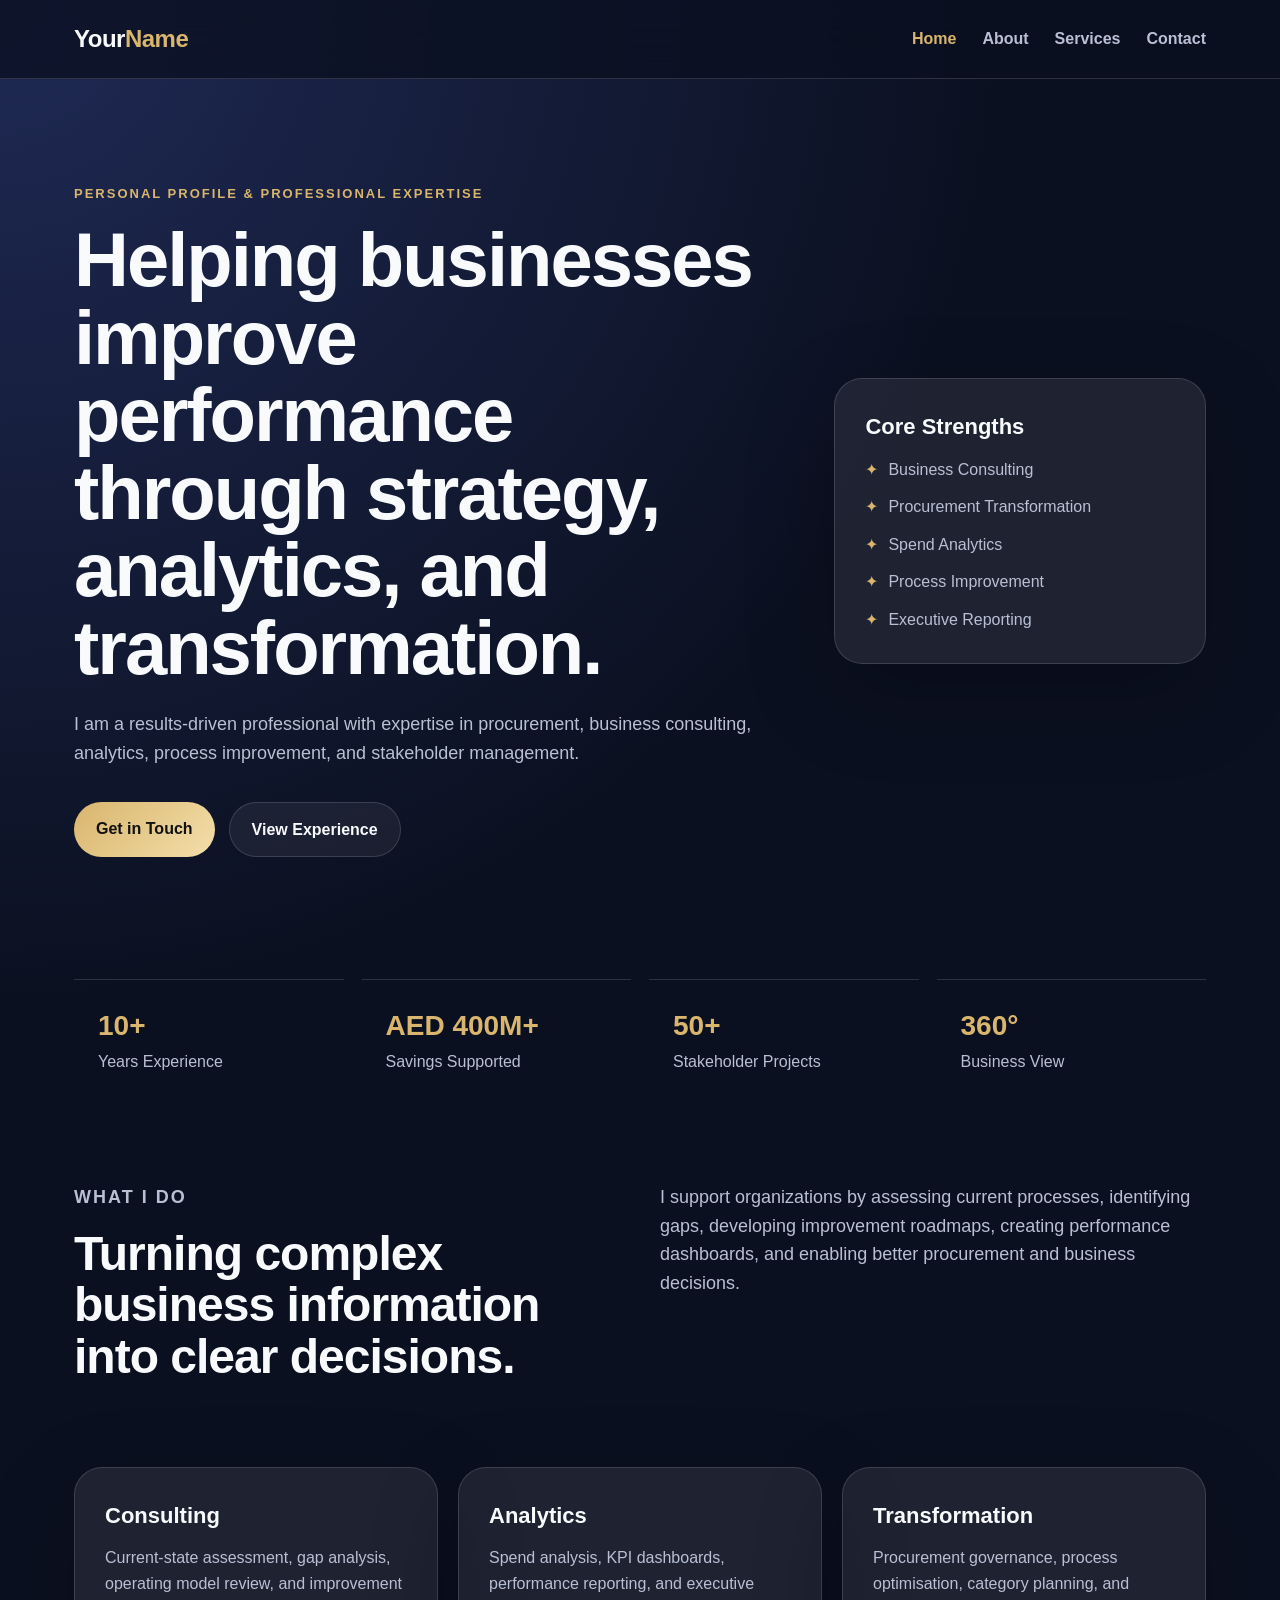
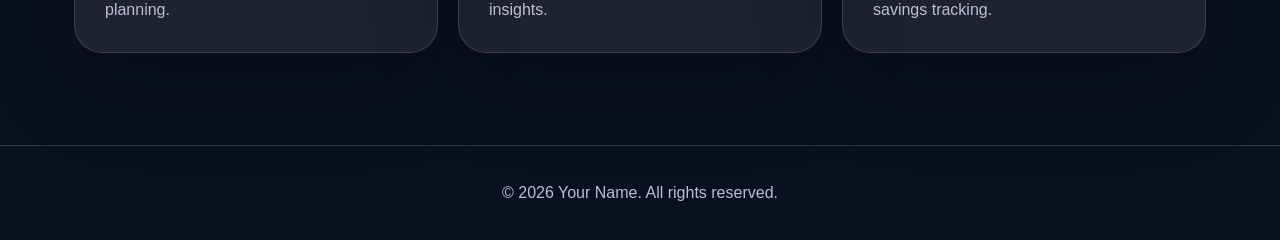
<file: index.html>
<!DOCTYPE html>
<html lang="en">
<head>
  <meta charset="UTF-8" />
  <meta name="viewport" content="width=device-width, initial-scale=1.0" />
  <title>Personal Profile | Home</title>
  <link rel="stylesheet" href="style.css" />
</head>
<body>
  <header class="site-header">
    <nav class="navbar">
      <a href="index.html" class="logo">Your<span>Name</span></a>
      <button class="menu-toggle" aria-label="Toggle navigation">☰</button>
      <div class="nav-links">
        <a href="index.html" class="active">Home</a>
        <a href="about.html">About</a>
        <a href="services.html">Services</a>
        <a href="contact.html">Contact</a>
      </div>
    </nav>
  </header>

  <main>
    <section class="hero">
      <div class="hero-content">
        <p class="eyebrow">Personal Profile & Professional Expertise</p>
        <h1>Helping businesses improve performance through strategy, analytics, and transformation.</h1>
        <p class="hero-text">I am a results-driven professional with expertise in procurement, business consulting, analytics, process improvement, and stakeholder management.</p>
        <div class="hero-actions">
          <a class="btn primary" href="contact.html">Get in Touch</a>
          <a class="btn secondary" href="about.html">View Experience</a>
        </div>
      </div>
      <div class="hero-card">
        <h3>Core Strengths</h3>
        <ul>
          <li>Business Consulting</li>
          <li>Procurement Transformation</li>
          <li>Spend Analytics</li>
          <li>Process Improvement</li>
          <li>Executive Reporting</li>
        </ul>
      </div>
    </section>

    <section class="stats section-wrap">
      <div><strong>10+</strong><span>Years Experience</span></div>
      <div><strong>AED 400M+</strong><span>Savings Supported</span></div>
      <div><strong>50+</strong><span>Stakeholder Projects</span></div>
      <div><strong>360°</strong><span>Business View</span></div>
    </section>

    <section class="section-wrap split-section">
      <div>
        <p class="eyebrow">What I Do</p>
        <h2>Turning complex business information into clear decisions.</h2>
      </div>
      <p>I support organizations by assessing current processes, identifying gaps, developing improvement roadmaps, creating performance dashboards, and enabling better procurement and business decisions.</p>
    </section>

    <section class="cards section-wrap">
      <article>
        <h3>Consulting</h3>
        <p>Current-state assessment, gap analysis, operating model review, and improvement planning.</p>
      </article>
      <article>
        <h3>Analytics</h3>
        <p>Spend analysis, KPI dashboards, performance reporting, and executive insights.</p>
      </article>
      <article>
        <h3>Transformation</h3>
        <p>Procurement governance, process optimisation, category planning, and savings tracking.</p>
      </article>
    </section>
  </main>

  <footer>
    <p>© 2026 Your Name. All rights reserved.</p>
  </footer>
  <script src="script.js"></script>
</body>
</html>
</file>
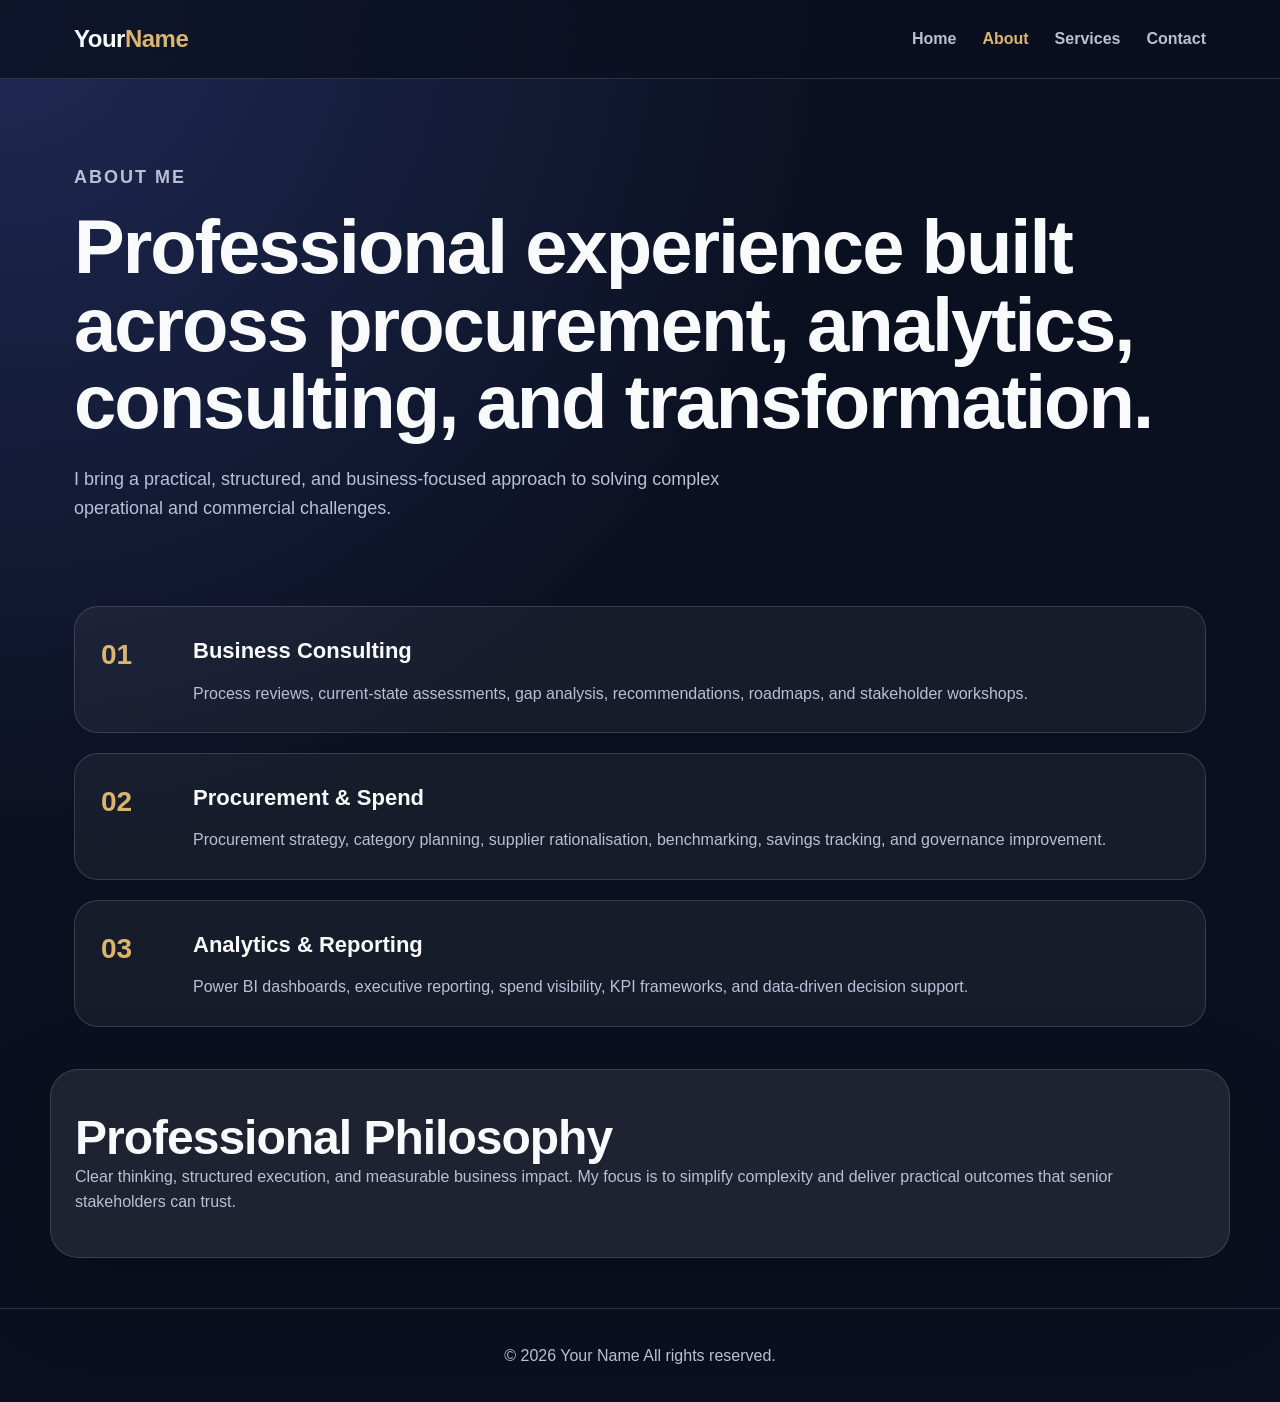
<file: about.html>
<!DOCTYPE html>
<html lang="en">
<head>
  <meta charset="UTF-8" />
  <meta name="viewport" content="width=device-width, initial-scale=1.0" />
  <title>Personal Profile | About</title>
  <link rel="stylesheet" href="style.css" />
</head>
<body>
  <header class="site-header"><nav class="navbar"><a href="index.html" class="logo">Your<span>Name<span></span></a><button class="menu-toggle" aria-label="Toggle navigation">☰</button><div class="nav-links"><a href="index.html">Home</a><a href="about.html" class="active">About</a><a href="services.html">Services</a><a href="contact.html">Contact</a></div></nav></header>

  <main class="page">
    <section class="page-hero section-wrap">
      <p class="eyebrow">About Me</p>
      <h1>Professional experience built across procurement, analytics, consulting, and transformation.</h1>
      <p>I bring a practical, structured, and business-focused approach to solving complex operational and commercial challenges.</p>
    </section>

    <section class="section-wrap timeline">
      <div class="timeline-item"><span>01</span><div><h3>Business Consulting</h3><p>Process reviews, current-state assessments, gap analysis, recommendations, roadmaps, and stakeholder workshops.</p></div></div>
      <div class="timeline-item"><span>02</span><div><h3>Procurement & Spend</h3><p>Procurement strategy, category planning, supplier rationalisation, benchmarking, savings tracking, and governance improvement.</p></div></div>
      <div class="timeline-item"><span>03</span><div><h3>Analytics & Reporting</h3><p>Power BI dashboards, executive reporting, spend visibility, KPI frameworks, and data-driven decision support.</p></div></div>
    </section>

    <section class="section-wrap highlight-box">
      <h2>Professional Philosophy</h2>
      <p>Clear thinking, structured execution, and measurable business impact. My focus is to simplify complexity and deliver practical outcomes that senior stakeholders can trust.</p>
    </section>
  </main>

  <footer><p>© 2026 Your Name All rights reserved.</p></footer>
  <script src="script.js"></script>
</body>
</html>
</file>
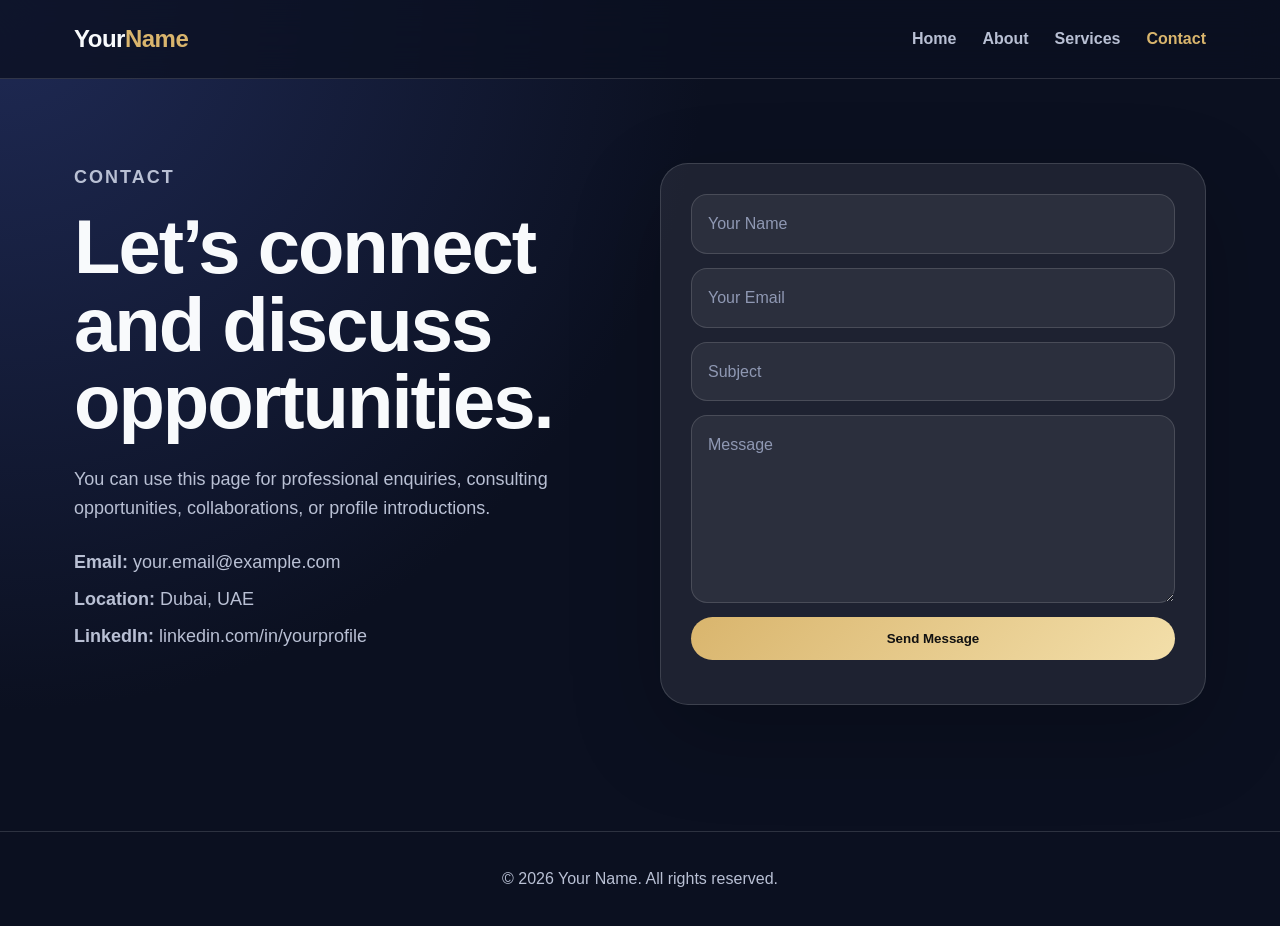
<file: contact.html>
<!DOCTYPE html>
<html lang="en">
<head>
  <meta charset="UTF-8" />
  <meta name="viewport" content="width=device-width, initial-scale=1.0" />
  <title>Personal Profile | Contact</title>
  <link rel="stylesheet" href="style.css" />
</head>
<body>
  <header class="site-header"><nav class="navbar"><a href="index.html" class="logo">Your<span>Name</span></a><button class="menu-toggle" aria-label="Toggle navigation">☰</button><div class="nav-links"><a href="index.html">Home</a><a href="about.html">About</a><a href="services.html">Services</a><a href="contact.html" class="active">Contact</a></div></nav></header>

  <main class="page">
    <section class="contact-section section-wrap">
      <div>
        <p class="eyebrow">Contact</p>
        <h1>Let’s connect and discuss opportunities.</h1>
        <p>You can use this page for professional enquiries, consulting opportunities, collaborations, or profile introductions.</p>
        <div class="contact-info">
          <p><strong>Email:</strong> your.email@example.com</p>
          <p><strong>Location:</strong> Dubai, UAE</p>
          <p><strong>LinkedIn:</strong> linkedin.com/in/yourprofile</p>
        </div>
      </div>

      <form class="contact-form" onsubmit="return handleForm(event)">
        <input type="text" placeholder="Your Name" required />
        <input type="email" placeholder="Your Email" required />
        <input type="text" placeholder="Subject" required />
        <textarea placeholder="Message" rows="6" required></textarea>
        <button class="btn primary" type="submit">Send Message</button>
        <p id="form-message"></p>
      </form>
    </section>
  </main>

  <footer><p>© 2026 Your Name. All rights reserved.</p></footer>
  <script src="script.js"></script>
</body>
</html>
</file>
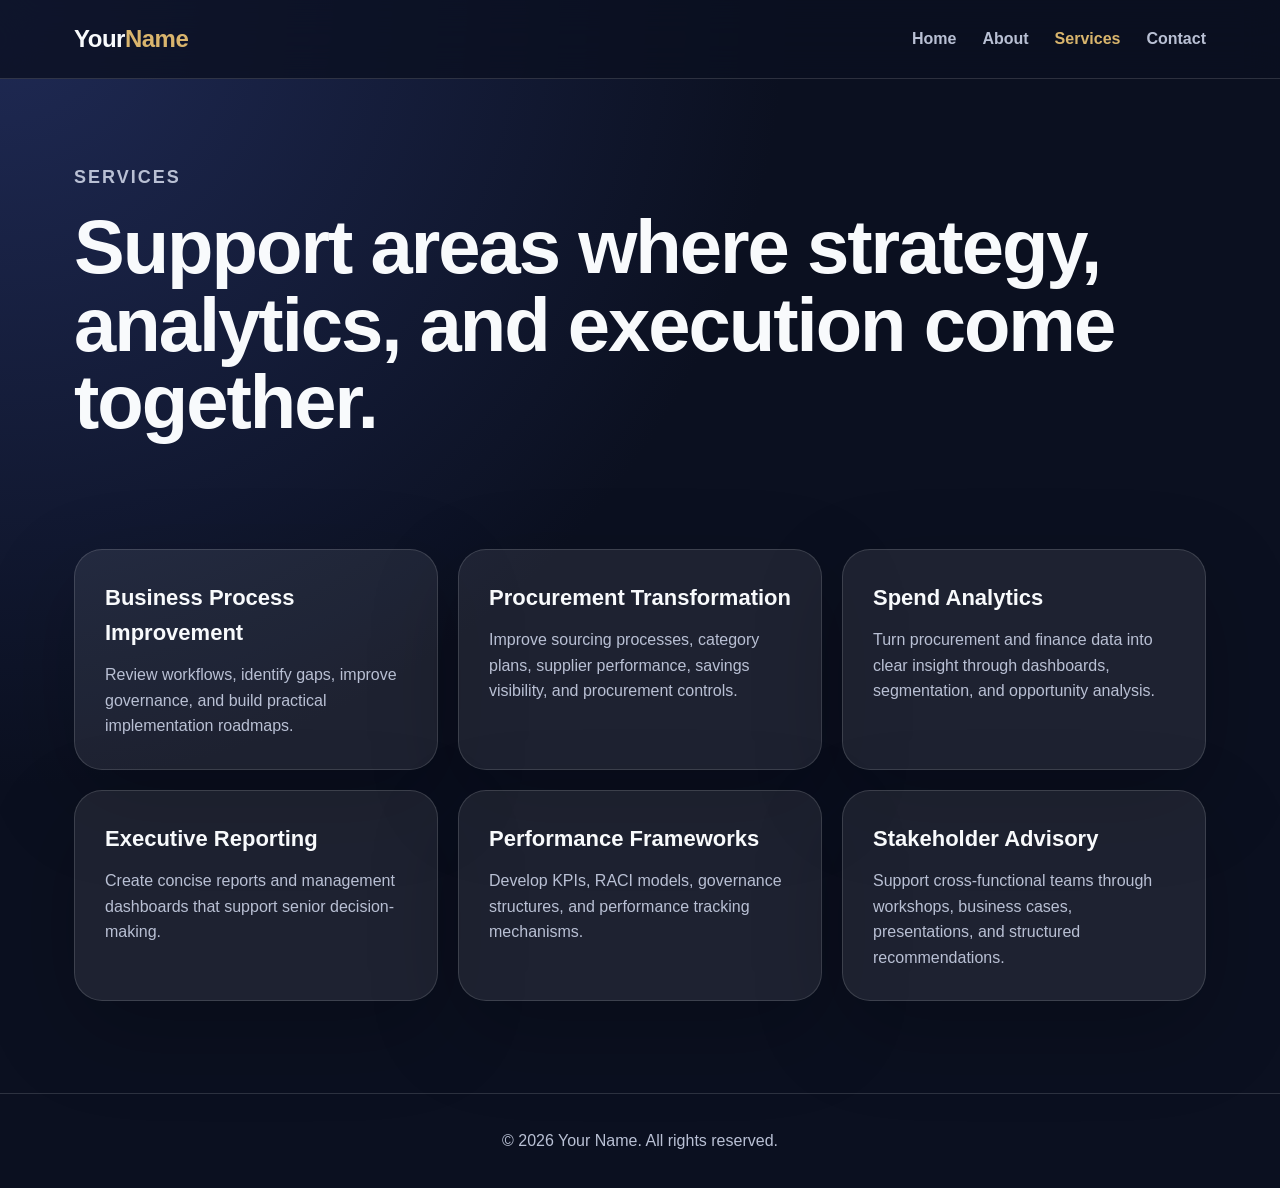
<file: services.html>
<!DOCTYPE html>
<html lang="en">
<head>
  <meta charset="UTF-8" />
  <meta name="viewport" content="width=device-width, initial-scale=1.0" />
  <title>Personal Profile | Services</title>
  <link rel="stylesheet" href="style.css" />
</head>
<body>
  <header class="site-header"><nav class="navbar"><a href="index.html" class="logo">Your<span>Name</span></a><button class="menu-toggle" aria-label="Toggle navigation">☰</button><div class="nav-links"><a href="index.html">Home</a><a href="about.html">About</a><a href="services.html" class="active">Services</a><a href="contact.html">Contact</a></div></nav></header>

  <main class="page">
    <section class="page-hero section-wrap">
      <p class="eyebrow">Services</p>
      <h1>Support areas where strategy, analytics, and execution come together.</h1>
    </section>

    <section class="service-grid section-wrap">
      <article><h3>Business Process Improvement</h3><p>Review workflows, identify gaps, improve governance, and build practical implementation roadmaps.</p></article>
      <article><h3>Procurement Transformation</h3><p>Improve sourcing processes, category plans, supplier performance, savings visibility, and procurement controls.</p></article>
      <article><h3>Spend Analytics</h3><p>Turn procurement and finance data into clear insight through dashboards, segmentation, and opportunity analysis.</p></article>
      <article><h3>Executive Reporting</h3><p>Create concise reports and management dashboards that support senior decision-making.</p></article>
      <article><h3>Performance Frameworks</h3><p>Develop KPIs, RACI models, governance structures, and performance tracking mechanisms.</p></article>
      <article><h3>Stakeholder Advisory</h3><p>Support cross-functional teams through workshops, business cases, presentations, and structured recommendations.</p></article>
    </section>
  </main>

  <footer><p>© 2026 Your Name. All rights reserved.</p></footer>
  <script src="script.js"></script>
</body>
</html>
</file>
<file: style.css>
:root {
  --bg: #0b1020;
  --bg-soft: #111936;
  --card: rgba(255, 255, 255, 0.08);
  --text: #f8fafc;
  --muted: #b9c0d4;
  --gold: #d9b56d;
  --line: rgba(255, 255, 255, 0.14);
  --white: #ffffff;
}

* { box-sizing: border-box; margin: 0; padding: 0; }
body {
  font-family: Inter, Segoe UI, Arial, sans-serif;
  background: radial-gradient(circle at top left, #1f2a55, var(--bg) 45%);
  color: var(--text);
  line-height: 1.6;
}
a { color: inherit; text-decoration: none; }
.site-header {
  position: sticky; top: 0; z-index: 10;
  backdrop-filter: blur(18px);
  background: rgba(11, 16, 32, 0.78);
  border-bottom: 1px solid var(--line);
}
.navbar {
  max-width: 1180px; margin: auto; padding: 20px 24px;
  display: flex; align-items: center; justify-content: space-between;
}
.logo { font-size: 24px; font-weight: 800; letter-spacing: -0.5px; }
.logo span { color: var(--gold); }
.nav-links { display: flex; gap: 26px; }
.nav-links a { color: var(--muted); font-weight: 600; }
.nav-links a:hover, .nav-links .active { color: var(--gold); }
.menu-toggle { display: none; background: none; border: 0; color: var(--text); font-size: 28px; }
.hero {
  max-width: 1180px; margin: auto; padding: 105px 24px 80px;
  display: grid; grid-template-columns: 1.45fr 0.75fr; gap: 42px; align-items: center;
}
.eyebrow { color: var(--gold); text-transform: uppercase; letter-spacing: 2px; font-size: 13px; font-weight: 800; margin-bottom: 16px; }
h1 { font-size: clamp(40px, 6vw, 76px); line-height: 1.02; letter-spacing: -2px; margin-bottom: 24px; }
h2 { font-size: clamp(30px, 4vw, 48px); line-height: 1.08; letter-spacing: -1px; }
h3 { margin-bottom: 12px; font-size: 22px; }
.hero-text, .page-hero p, .split-section p, .contact-section p { color: var(--muted); font-size: 18px; max-width: 720px; }
.hero-actions { display: flex; gap: 14px; margin-top: 34px; flex-wrap: wrap; }
.btn { display: inline-block; padding: 14px 22px; border-radius: 999px; font-weight: 800; border: 1px solid var(--line); cursor: pointer; }
.btn.primary { background: linear-gradient(135deg, var(--gold), #f3dfaa); color: #111; border: 0; }
.btn.secondary { color: var(--text); background: rgba(255,255,255,0.06); }
.hero-card, .cards article, .service-grid article, .highlight-box, .contact-form {
  background: var(--card); border: 1px solid var(--line); border-radius: 28px; padding: 30px;
  box-shadow: 0 30px 90px rgba(0,0,0,0.22);
}
.hero-card ul { list-style: none; display: grid; gap: 12px; color: var(--muted); }
.hero-card li::before { content: "✦"; color: var(--gold); margin-right: 10px; }
.section-wrap { max-width: 1180px; margin: auto; padding: 42px 24px; }
.stats { display: grid; grid-template-columns: repeat(4, 1fr); gap: 18px; }
.stats div { padding: 24px; border-top: 1px solid var(--line); }
.stats strong { display: block; font-size: 28px; color: var(--gold); }
.stats span { color: var(--muted); }
.split-section { display: grid; grid-template-columns: 1fr 1fr; gap: 40px; align-items: start; }
.cards, .service-grid { display: grid; grid-template-columns: repeat(3, 1fr); gap: 20px; }
.cards p, .service-grid p, .timeline p, .highlight-box p { color: var(--muted); }
.page { min-height: 78vh; }
.page-hero { padding-top: 84px; }
.timeline { display: grid; gap: 20px; }
.timeline-item { display: grid; grid-template-columns: 70px 1fr; gap: 22px; padding: 26px; border: 1px solid var(--line); border-radius: 24px; background: rgba(255,255,255,0.05); }
.timeline-item span { color: var(--gold); font-size: 28px; font-weight: 900; }
.contact-section { display: grid; grid-template-columns: 1fr 1fr; gap: 40px; padding-top: 84px; }
.contact-info { margin-top: 26px; display: grid; gap: 8px; }
.contact-form { display: grid; gap: 14px; }
input, textarea { width: 100%; padding: 16px; border-radius: 16px; border: 1px solid var(--line); background: rgba(255,255,255,0.06); color: var(--text); font: inherit; }
input::placeholder, textarea::placeholder { color: #8f98b3; }
#form-message { color: var(--gold); font-weight: 700; }
footer { text-align: center; padding: 34px 24px; color: var(--muted); border-top: 1px solid var(--line); margin-top: 50px; }
@media (max-width: 820px) {
  .menu-toggle { display: block; }
  .nav-links { display: none; position: absolute; top: 70px; left: 24px; right: 24px; flex-direction: column; background: #101832; padding: 18px; border-radius: 18px; border: 1px solid var(--line); }
  .nav-links.show { display: flex; }
  .hero, .split-section, .contact-section { grid-template-columns: 1fr; padding-top: 64px; }
  .stats, .cards, .service-grid { grid-template-columns: 1fr; }
}
</file>
